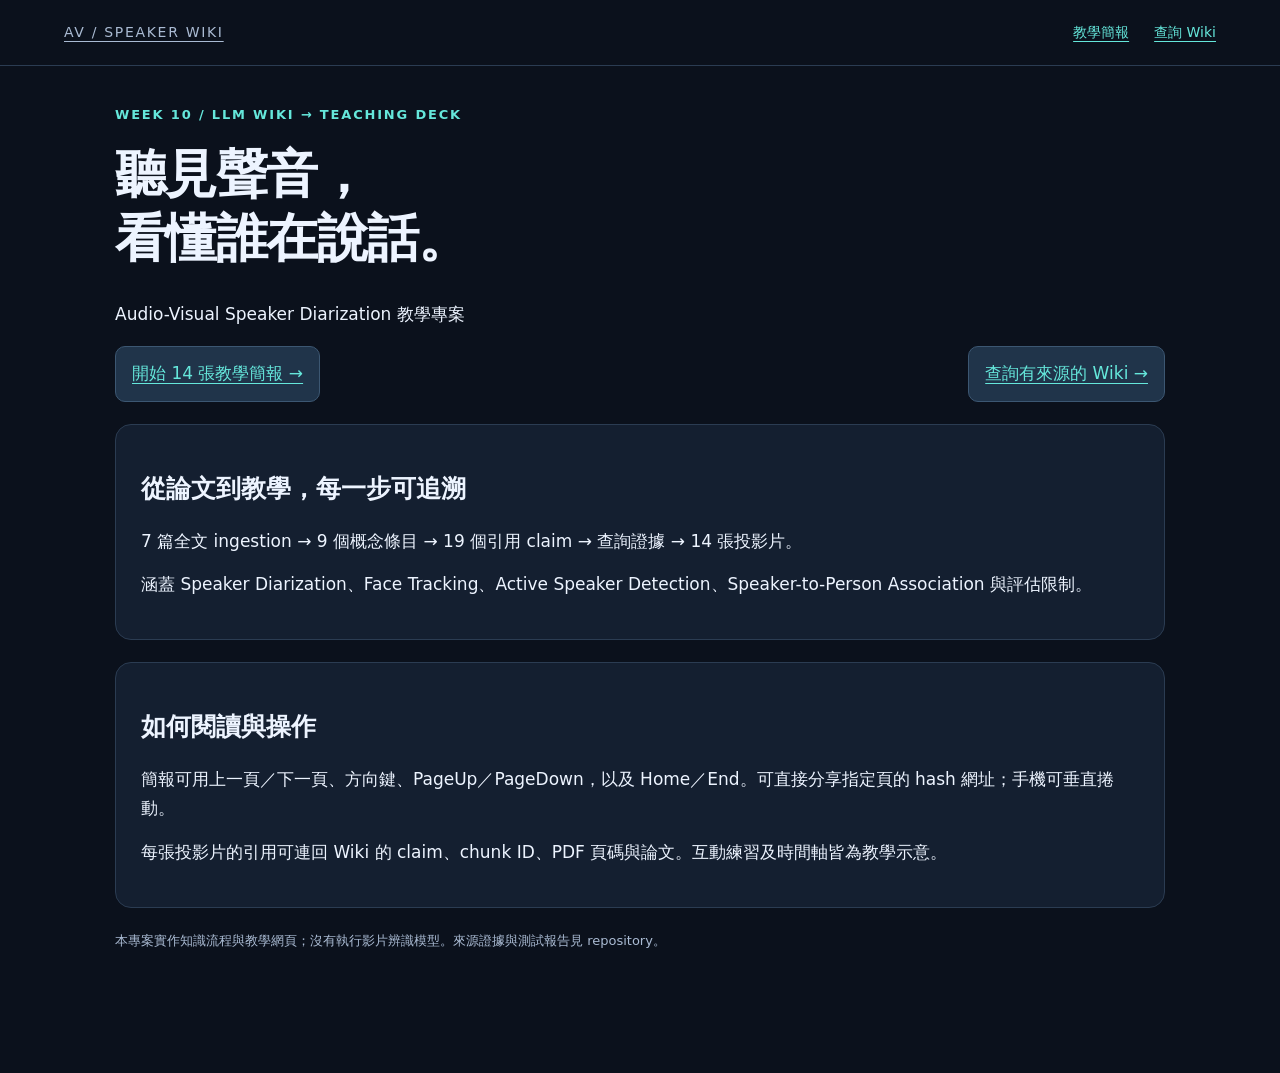
<file: site/index.html>
<!doctype html>
<html lang="zh-Hant"><head><meta charset="utf-8"><meta name="viewport" content="width=device-width, initial-scale=1"><meta name="description" content="以可追溯論文 Wiki 學習 Audio-Visual Speaker Diarization"><title>AV Speaker Wiki｜第十週作業</title><link rel="stylesheet" href="assets/style.css"></head><body><a class="skip" href="#main">跳至內容</a><header><a class="brand" href="index.html">AV / SPEAKER WIKI</a><nav aria-label="主要導覽"><a href="slides.html">教學簡報</a><a href="wiki.html">查詢 Wiki</a></nav></header><main id="main" class="wrap"><p class="kicker">WEEK 10 / LLM WIKI → TEACHING DECK</p><h1>聽見聲音，<br>看懂誰在說話。</h1><p>Audio-Visual Speaker Diarization 教學專案</p><div class="row"><a class="box" href="slides.html">開始 14 張教學簡報 →</a><a class="box" href="wiki.html">查詢有來源的 Wiki →</a></div><div class="entry"><h2>從論文到教學，每一步可追溯</h2><p>7 篇全文 ingestion → 9 個概念條目 → 19 個引用 claim → 查詢證據 → 14 張投影片。</p><p>涵蓋 Speaker Diarization、Face Tracking、Active Speaker Detection、Speaker-to-Person Association 與評估限制。</p></div><div class="entry"><h2>如何閱讀與操作</h2><p>簡報可用上一頁／下一頁、方向鍵、PageUp／PageDown，以及 Home／End。可直接分享指定頁的 hash 網址；手機可垂直捲動。</p><p>每張投影片的引用可連回 Wiki 的 claim、chunk ID、PDF 頁碼與論文。互動練習及時間軸皆為教學示意。</p></div><footer>本專案實作知識流程與教學網頁；沒有執行影片辨識模型。來源證據與測試報告見 repository。</footer></main></body></html>
</file>
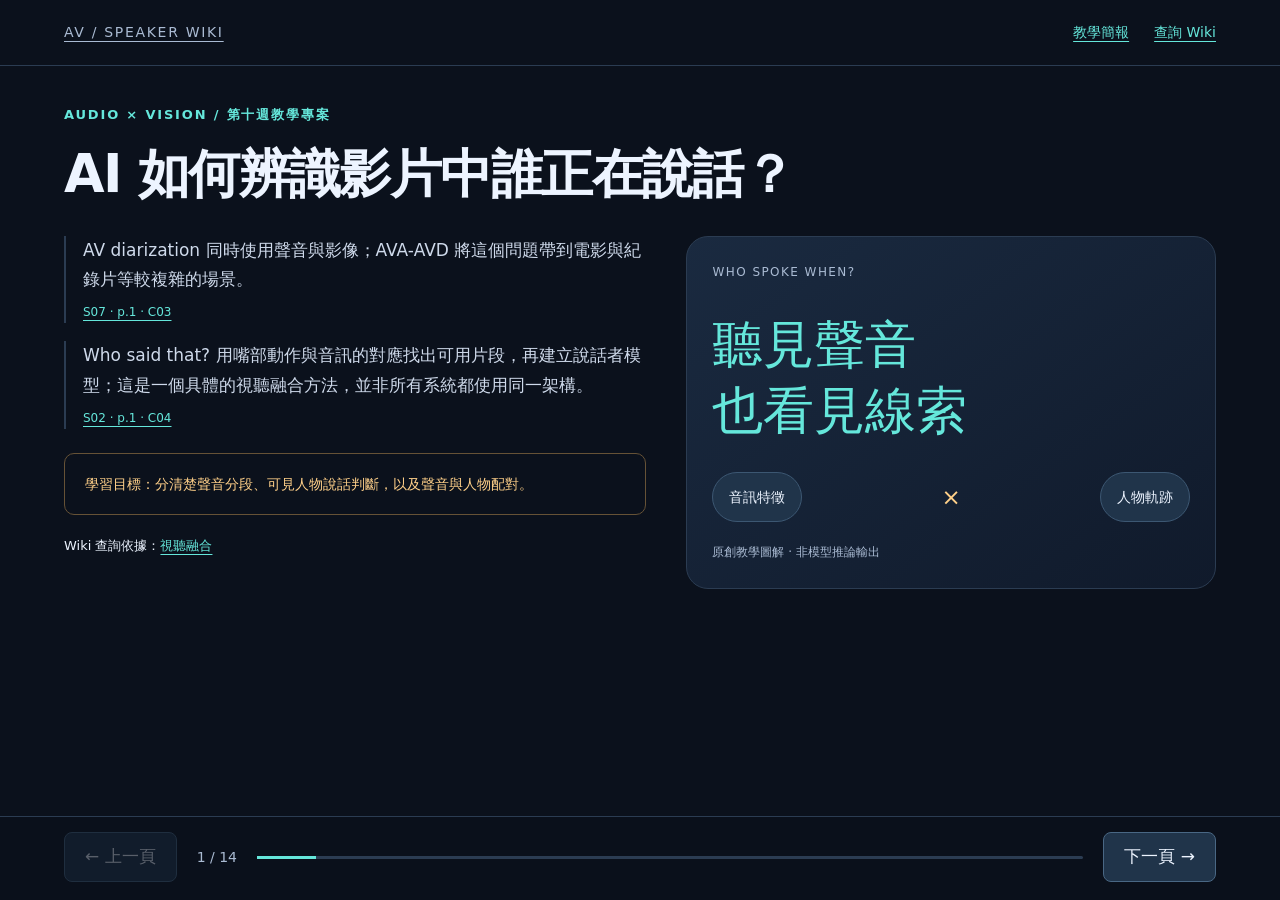
<file: site/slides.html>
<!doctype html>
<html lang="zh-Hant"><head><meta charset="utf-8"><meta name="viewport" content="width=device-width, initial-scale=1"><meta name="description" content="以可追溯論文 Wiki 學習 Audio-Visual Speaker Diarization"><title>AI 如何辨識影片中誰正在說話？</title><link rel="stylesheet" href="assets/style.css"></head><body><a class="skip" href="#main">跳至內容</a><header><a class="brand" href="index.html">AV / SPEAKER WIKI</a><nav aria-label="主要導覽"><a href="slides.html">教學簡報</a><a href="wiki.html">查詢 Wiki</a></nav></header><main id="main" class="deck"><noscript>簡報切換需要 JavaScript；您仍可閱讀所有投影片或開啟 Wiki。</noscript><section class="slide" id="slide-1" data-title="AI 如何辨識影片中誰正在說話？" aria-labelledby="title-1"><p class="kicker">AUDIO × VISION / 第十週教學專案</p><h1 id="title-1">AI 如何辨識影片中誰正在說話？</h1><div class="layout"><div class="copy"><p class="claim" data-claim="C03">AV diarization 同時使用聲音與影像；AVA-AVD 將這個問題帶到電影與紀錄片等較複雜的場景。<span class="citations"><a href="wiki.html#C03">S07 · p.1 · C03</a></span></p><p class="claim" data-claim="C04">Who said that? 用嘴部動作與音訊的對應找出可用片段，再建立說話者模型；這是一個具體的視聽融合方法，並非所有系統都使用同一架構。<span class="citations"><a href="wiki.html#C04">S02 · p.1 · C04</a></span></p><div class="note">學習目標：分清楚聲音分段、可見人物說話判斷，以及聲音與人物配對。</div><div class="wiki-link">Wiki 查詢依據：<a href="wiki.html#av-fusion">視聽融合</a></div></div><div class="visual" role="group" aria-label="hero 教學圖解"><div class="label">WHO SPOKE WHEN?</div><div class="big">聽見聲音<br>也看見線索</div><div class="row"><span class="pill">音訊特徵</span><span class="arrow">×</span><span class="pill">人物軌跡</span></div><div class="visual-caption">原創教學圖解 · 非模型推論輸出</div></div></div></section><section class="slide" id="slide-2" data-title="先回答：誰，在何時？" aria-labelledby="title-2"><p class="kicker">01 / SPEAKER DIARIZATION</p><h1 id="title-2">先回答：誰，在何時？</h1><div class="layout"><div class="copy"><p class="claim" data-claim="C01">Speaker diarization 把錄音依說話者分段與分群，回答誰在何時說話；標籤可用 Speaker A、B，不必先知道真實姓名。<span class="citations"><a href="wiki.html#C01">S01 · p.1 · C01</a></span></p><p class="claim" data-claim="C02">典型模組包含語音活動偵測、聲音特徵或 embedding、分群與後處理；它與辨識說了什麼的 ASR 任務不同，但可以整合。<span class="citations"><a href="wiki.html#C02">S01 · p.1 · C02</a></span></p><div class="note">示意：0–2 秒 A 說話、2–4 秒 B 說話、4–6 秒 A 再說話。這不是模型實測。</div><div class="wiki-link">Wiki 查詢依據：<a href="wiki.html#diarization">說話者分段</a></div></div><div class="visual" role="group" aria-label="timeline 教學圖解"><div class="label">合成時間軸 / 非模型結果</div><div class="lanes"><div class="lane">A<div class="bar"><span style="width:33.33%">A</span><span class="blank" style="width:33.33%"></span><span style="width:33.34%">A</span></div></div><div class="lane">B<div class="bar"><span class="blank" style="width:33.33%"></span><span class="b" style="width:33.33%">B</span></div></div></div><div class="row label"><span>0s</span><span>2s</span><span>4s</span><span>6s</span></div><div class="visual-caption">原創教學圖解 · 非模型推論輸出</div></div></div></section><section class="slide" id="slide-3" data-title="只有聲音，少了哪一塊拼圖？" aria-labelledby="title-3"><p class="kicker">02 / WHY VISION</p><h1 id="title-3">只有聲音，少了哪一塊拼圖？</h1><div class="layout"><div class="copy"><p class="claim" data-claim="C08">ASD 在特定時間判斷某張可見人臉是否正在說話。AVA-ActiveSpeaker 對 face tracks 標示說話與否，以及聲音是否可聽見。<span class="citations"><a href="wiki.html#C08">S03 · p.1 · C08</a></span></p><p class="claim" data-claim="C09">單看嘴部動作可能把吃東西或表情誤認為說話；只偵測音訊中的語音，也不能直接連到畫面中的特定人物。<span class="citations"><a href="wiki.html#C09">S03 · p.1 · C09</a></span></p><div class="note">聽見語音活動，不代表知道畫面中哪張臉在發聲；張嘴也不保證正在說話。</div><div class="wiki-link">Wiki 查詢依據：<a href="wiki.html#active-speaker">Active Speaker Detection</a></div></div><div class="visual" role="group" aria-label="compare 教學圖解"><div class="label">兩種不完整的觀察</div><div class="box">只有音訊 → 有人在說話，哪張臉？</div><div class="arrow">＋</div><div class="box">只有影像 → 有人張嘴，是說話嗎？</div><div class="arrow">↓</div><div class="pill">一起考慮視聽與時間線索</div><div class="visual-caption">原創教學圖解 · 非模型推論輸出</div></div></div></section><section class="slide" id="slide-4" data-title="視聽融合：互相補充的線索" aria-labelledby="title-4"><p class="kicker">03 / AUDIO-VISUAL PRINCIPLE</p><h1 id="title-4">視聽融合：互相補充的線索</h1><div class="layout"><div class="copy"><p class="claim" data-claim="C03">AV diarization 同時使用聲音與影像；AVA-AVD 將這個問題帶到電影與紀錄片等較複雜的場景。<span class="citations"><a href="wiki.html#C03">S07 · p.1 · C03</a></span></p><p class="claim" data-claim="C04">Who said that? 用嘴部動作與音訊的對應找出可用片段，再建立說話者模型；這是一個具體的視聽融合方法，並非所有系統都使用同一架構。<span class="citations"><a href="wiki.html#C04">S02 · p.1 · C04</a></span></p><div class="note">教學抽象：先對齊時間，再比較音訊與嘴部動作；具體模型可以採不同融合方式。</div><div class="wiki-link">Wiki 查詢依據：<a href="wiki.html#av-fusion">視聽融合</a></div></div><div class="visual" role="group" aria-label="fusion 教學圖解"><div class="row"><div class="box">音訊片段<br>發聲特徵</div><div class="box">嘴部影格<br>動作特徵</div></div><div class="arrow">↓ 對齊時間 ↓</div><div class="box">視聽關聯／融合</div><div class="arrow">↓</div><div class="pill">支援說話活動與身分推斷</div><div class="visual-caption">原創教學圖解 · 非模型推論輸出</div></div></div></section><section class="slide" id="slide-5" data-title="先找到臉，再串成軌跡" aria-labelledby="title-5"><p class="kicker">04 / DETECTION → TRACKING</p><h1 id="title-5">先找到臉，再串成軌跡</h1><div class="layout"><div class="copy"><p class="claim" data-claim="C05">Who said that? 將個別人臉偵測串成 face tracks；同篇另用臉部 embedding 比對參與者，說明追蹤與辨認身分是不同步驟。<span class="citations"><a href="wiki.html#C05">S02 · p.3 · C05</a></span></p><p class="claim" data-claim="C06">SORT 是一般多物件追蹤方法，結合 Kalman Filter 與 Hungarian algorithm；可用來理解偵測後的跨幀關聯，但原論文不是專門的人臉追蹤模型。<span class="citations"><a href="wiki.html#C06">S05 · p.1 · C06</a></span></p><p class="claim" data-claim="C07">Deep SORT 加入外觀資訊，改善遮擋下的軌跡關聯；原研究使用行人重識別資料，不能直接把其成績宣稱為人臉追蹤成績。<span class="citations"><a href="wiki.html#C07">S06 · p.1 · C07</a></span></p><div class="note">同一個 track ID 是跨幀關聯的結果；鏡頭切換或遮擋可能需要重新關聯。</div><div class="wiki-link">Wiki 查詢依據：<a href="wiki.html#face-tracking">Face Detection 與 Tracking</a></div></div><div class="visual" role="group" aria-label="tracks 教學圖解"><div class="label">同一條軌跡 / 跨三個影格</div><div class="frames"><div class="face"><div class="head">◉</div>Track 01<br>t = 0</div><div class="face"><div class="head">◉</div>Track 01<br>t = 1</div><div class="face"><div class="head">◉</div>Track 01<br>t = 2</div></div><p class="visual-caption">位置可以移動；track ID 應保持連續。這是概念示意。</p><div class="visual-caption">原創教學圖解 · 非模型推論輸出</div></div></div></section><section class="slide" id="slide-6" data-title="誰正在說話？ASD 的判斷單位" aria-labelledby="title-6"><p class="kicker">05 / ACTIVE SPEAKER DETECTION</p><h1 id="title-6">誰正在說話？ASD 的判斷單位</h1><div class="layout"><div class="copy"><p class="claim" data-claim="C08">ASD 在特定時間判斷某張可見人臉是否正在說話。AVA-ActiveSpeaker 對 face tracks 標示說話與否，以及聲音是否可聽見。<span class="citations"><a href="wiki.html#C08">S03 · p.1 · C08</a></span></p><p class="claim" data-claim="C09">單看嘴部動作可能把吃東西或表情誤認為說話；只偵測音訊中的語音，也不能直接連到畫面中的特定人物。<span class="citations"><a href="wiki.html#C09">S03 · p.1 · C09</a></span></p><div class="note">給每個可見 face track 一個隨時間變化的說話分數，而非只選畫面最大的臉。</div><div class="wiki-link">Wiki 查詢依據：<a href="wiki.html#active-speaker">Active Speaker Detection</a></div></div><div class="visual" role="group" aria-label="faces 教學圖解"><div class="label">ASD 示意 / 非模型分數</div><div class="row" style="margin-top:30px"><div class="face "><div class="head">◉</div>Person 01<br><small>說話活動</small></div><div class="face quiet"><div class="head">◉</div>Person 02<br><small>靜默／未知</small></div></div><p class="visual-caption">為每張可見人臉判斷此刻的說話活動。</p><div class="visual-caption">原創教學圖解 · 非模型推論輸出</div></div></div></section><section class="slide" id="slide-7" data-title="TalkNet：把時間也看進去" aria-labelledby="title-7"><p class="kicker">06 / TEMPORAL CONTEXT</p><h1 id="title-7">TalkNet：把時間也看進去</h1><div class="layout"><div class="copy"><p class="claim" data-claim="C10">TalkNet 結合短期與長期視聽特徵，而非只根據單一瞬間做判斷。<span class="citations"><a href="wiki.html#C10">S04 · p.1 · C10</a></span></p><p class="claim" data-claim="C11">TalkNet 使用音訊與視覺 temporal encoders、跨模態 cross-attention，以及捕捉長期線索的 self-attention。<span class="citations"><a href="wiki.html#C11">S04 · p.1 · C11</a></span></p><div class="note">圖解是概念化教學示意，不是完整網路實作，也沒有重現論文成績。</div><div class="wiki-link">Wiki 查詢依據：<a href="wiki.html#talknet">TalkNet</a></div></div><div class="visual" role="group" aria-label="temporal 教學圖解"><div class="label">TALKNET 概念抽象</div><div class="row"><span class="pill">音訊 encoder</span><span class="pill">視覺 encoder</span></div><div class="arrow">↓</div><div class="box">Cross-attention · 跨模態互動</div><div class="arrow">↓</div><div class="box">Self-attention · 長期說話線索</div><div class="visual-caption">原創教學圖解 · 非模型推論輸出</div></div></div></section><section class="slide" id="slide-8" data-title="把 Speaker A 連到 Person 01" aria-labelledby="title-8"><p class="kicker">07 / SPEAKER-TO-PERSON ASSOCIATION</p><h1 id="title-8">把 Speaker A 連到 Person 01</h1><div class="layout"><div class="copy"><p class="claim" data-claim="C12">Who said that? 先在嘴部清楚可見時找出說話片段，以這些片段自我註冊說話者模型；之後可利用聲音模型處理人物被遮住的時段。<span class="citations"><a href="wiki.html#C12">S02 · p.1 · C12</a></span></p><p class="claim" data-claim="C13">AVA-AVD 明確包含完全不出現在畫面裡的說話者，故人物關聯不能假定每段聲音都一定有可見人臉。<span class="citations"><a href="wiki.html#C13">S07 · p.1 · C13</a></span></p><div class="note">建議資料格式：起訖時間、speaker ID、person track ID 或 unknown、信心資訊。分數需經驗證與校準。</div><div class="wiki-link">Wiki 查詢依據：<a href="wiki.html#association">Speaker-to-Person Association</a></div></div><div class="visual" role="group" aria-label="association 教學圖解"><div class="label">關聯結果可以是未知 / 示意</div><div class="lanes"><div class="row"><span class="pill">Speaker A</span><span class="arrow">→</span><span class="pill">Track 01</span></div><div class="row"><span class="pill">Speaker B</span><span class="arrow">→</span><span class="pill">Off-screen</span></div></div><div class="box">聲音分群 ≠ 人臉追蹤 ≠ 真實姓名</div><div class="visual-caption">原創教學圖解 · 非模型推論輸出</div></div></div></section><section class="slide" id="slide-9" data-title="完整 AV Pipeline：兩條支線，一份時間軸" aria-labelledby="title-9"><p class="kicker">08 / THE BIG PICTURE</p><h1 id="title-9">完整 AV Pipeline：兩條支線，一份時間軸</h1><div class="layout"><div class="copy"><p class="claim" data-claim="C03">AV diarization 同時使用聲音與影像；AVA-AVD 將這個問題帶到電影與紀錄片等較複雜的場景。<span class="citations"><a href="wiki.html#C03">S07 · p.1 · C03</a></span></p><p class="claim" data-claim="C01">Speaker diarization 把錄音依說話者分段與分群，回答誰在何時說話；標籤可用 Speaker A、B，不必先知道真實姓名。<span class="citations"><a href="wiki.html#C01">S01 · p.1 · C01</a></span></p><p class="claim" data-claim="C05">Who said that? 將個別人臉偵測串成 face tracks；同篇另用臉部 embedding 比對參與者，說明追蹤與辨認身分是不同步驟。<span class="citations"><a href="wiki.html#C05">S02 · p.3 · C05</a></span></p><p class="claim" data-claim="C12">Who said that? 先在嘴部清楚可見時找出說話片段，以這些片段自我註冊說話者模型；之後可利用聲音模型處理人物被遮住的時段。<span class="citations"><a href="wiki.html#C12">S02 · p.1 · C12</a></span></p><div class="note">本圖是根據 Wiki 整理的模組化教學方案；不是宣稱每篇研究都採用這一條固定流程。</div><div class="wiki-link">Wiki 查詢依據：<a href="wiki.html#av-fusion">視聽融合</a> · <a href="wiki.html#diarization">說話者分段</a> · <a href="wiki.html#face-tracking">Face Detection 與 Tracking</a> · <a href="wiki.html#association">Speaker-to-Person Association</a></div></div><div class="visual" role="group" aria-label="pipeline 教學圖解"><div class="label">教學用模組化 AV PIPELINE</div><div class="box" style="margin:10px 0">影片輸入 → 視聽時間對齊</div><div class="pipeline"><div class="box">音訊 → 語音活動偵測</div><div class="box">影像 → Face Detection</div><div class="box">聲音 embedding / 分群</div><div class="box">Face Tracking</div><div class="box merge">音訊＋人臉軌跡 → Active Speaker Detection</div><div class="box merge">Speaker-to-Person Association</div><div class="box merge">時間區間＋Speaker ID＋Track ID / unknown</div></div><div class="visual-caption">原創教學圖解 · 非模型推論輸出</div></div></div></section><section class="slide" id="slide-10" data-title="從會議記錄到紀錄片旁白" aria-labelledby="title-10"><p class="kicker">09 / CASES &amp; APPLICATIONS</p><h1 id="title-10">從會議記錄到紀錄片旁白</h1><div class="layout"><div class="copy"><p class="claim" data-claim="C14">Who said that? 的研究情境是真實會議，輸入為環景影片及單聲道或多聲道音訊，並在 AMI meeting corpus 評估。<span class="citations"><a href="wiki.html#C14">S02 · p.1 · C14</a></span></p><p class="claim" data-claim="C15">AVA-AVD 的案例包括電影與紀錄片；鏡頭內受訪者和畫外旁白，使聲音與可見人物的對應更具挑戰。<span class="citations"><a href="wiki.html#C15">S07 · p.1 · C15</a></span></p><div class="note">實際研究案例：Who said that? 的會議場景、AVA-AVD 的野外影片；本頁不包含自行執行的模型結果。</div><div class="wiki-link">Wiki 查詢依據：<a href="wiki.html#applications">案例與應用</a></div></div><div class="visual" role="group" aria-label="cases 教學圖解"><div class="label">論文中的真實研究情境</div><div class="box">S02 · Who said that?<br>會議、環景影片、AMI corpus</div><div class="arrow">↓ 場景走向複雜 ↓</div><div class="box">S07 · AVA-AVD<br>電影、紀錄片、畫外旁白</div><div class="visual-caption">原創教學圖解 · 非模型推論輸出</div></div></div></section><section class="slide" id="slide-11" data-title="看不到、聽不清、不同步，怎麼辦？" aria-labelledby="title-11"><p class="kicker">10 / LIMITATIONS</p><h1 id="title-11">看不到、聽不清、不同步，怎麼辦？</h1><div class="layout"><div class="copy"><p class="claim" data-claim="C16">AVA-AVD 指出場景多樣、聲學條件複雜與畫外說話者都是難點；新增影像線索不代表所有時段都能改善。<span class="citations"><a href="wiki.html#C16">S07 · p.1 · C16</a></span></p><p class="claim" data-claim="C17">AVR-Net 使用與臉部可見性有關的 modality mask，示範模型如何考慮模態缺失，而非永遠假定看得到臉。<span class="citations"><a href="wiki.html#C17">S07 · p.1 · C17</a></span></p><div class="note">工程建議：同步檢查、保留 unknown、人工複核；不能保證畫面一定補救音訊錯誤。</div><div class="wiki-link">Wiki 查詢依據：<a href="wiki.html#limitations">限制</a></div></div><div class="visual" role="group" aria-label="limits 教學圖解"><div class="label">失去線索時保留不確定性</div><div class="lanes"><div class="box">遮擋 → 臉部線索缺失</div><div class="box">噪音／重疊說話 → 聲音更難分辨</div><div class="box">畫外音 → 沒有可配對的臉</div></div><span class="pill">同步與人工複核是工程檢查建議</span><div class="visual-caption">原創教學圖解 · 非模型推論輸出</div></div></div></section><section class="slide" id="slide-12" data-title="評估時，先說清楚量測對象" aria-labelledby="title-12"><p class="kicker">11 / EVALUATION</p><h1 id="title-12">評估時，先說清楚量測對象</h1><div class="layout"><div class="copy"><p class="claim" data-claim="C18">DER 包含誤報語音、漏掉語音與說話者混淆三類錯誤；比較系統時必須說明邊界容許區間與重疊語音等評分設定。<span class="citations"><a href="wiki.html#C18">S01 · p.3 · C18</a></span></p><p class="claim" data-claim="C19">AVA-ActiveSpeaker 是 ASD 的資料集，判斷可見人臉的說話狀態；它的任務不能直接等同整體 diarization 或真實人物身分辨識。<span class="citations"><a href="wiki.html#C19">S03 · p.1 · C19</a></span></p><div class="note">DER 是 diarization 指標；ASD、追蹤及人物關聯需另作相應評估。這裡沒有可比較的模型實測分數。</div><div class="wiki-link">Wiki 查詢依據：<a href="wiki.html#evaluation">評估</a></div></div><div class="visual" role="group" aria-label="metrics 教學圖解"><div class="label">DIARIZATION ERROR RATE</div><div class="lanes"><div class="box">False Alarm · 不該有語音卻標了</div><div class="box">Missed Speech · 漏掉語音</div><div class="box">Speaker Confusion · 說話者標錯</div></div><div class="pill">需連同評分設定一起比較</div><div class="visual-caption">原創教學圖解 · 非模型推論輸出</div></div></div></section><section class="slide" id="slide-13" data-title="小練習：旁白出現時，要配哪張臉？" aria-labelledby="title-13"><p class="kicker">12 / CHECK YOUR UNDERSTANDING</p><h1 id="title-13">小練習：旁白出現時，要配哪張臉？</h1><div class="layout"><div class="copy"><p class="claim" data-claim="C12">Who said that? 先在嘴部清楚可見時找出說話片段，以這些片段自我註冊說話者模型；之後可利用聲音模型處理人物被遮住的時段。<span class="citations"><a href="wiki.html#C12">S02 · p.1 · C12</a></span></p><p class="claim" data-claim="C13">AVA-AVD 明確包含完全不出現在畫面裡的說話者，故人物關聯不能假定每段聲音都一定有可見人臉。<span class="citations"><a href="wiki.html#C13">S07 · p.1 · C13</a></span></p><div class="note">情境示意：鏡頭拍著沉默的受訪者，聲音卻是畫外旁白。點擊選項後查看解釋。</div><div class="wiki-link">Wiki 查詢依據：<a href="wiki.html#association">Speaker-to-Person Association</a></div></div><div class="visual" role="group" aria-label="quiz 教學圖解"><div class="label">形成性評量 / 示意情境</div><div class="quiz-options"><button data-answer="wrong">A. 一律配給畫面正中央的人</button><button data-answer="correct">B. 保留畫外說話者／未知人物</button></div><p class="quiz-feedback" role="status" aria-live="polite">選擇一個答案。</p><div class="visual-caption">原創教學圖解 · 非模型推論輸出</div></div></div></section><section class="slide" id="slide-14" data-title="三個問題，帶走完整概念" aria-labelledby="title-14"><p class="kicker">13 / TAKEAWAYS &amp; REFERENCES</p><h1 id="title-14">三個問題，帶走完整概念</h1><div class="layout"><div class="copy"><p class="claim" data-claim="C01">Speaker diarization 把錄音依說話者分段與分群，回答誰在何時說話；標籤可用 Speaker A、B，不必先知道真實姓名。<span class="citations"><a href="wiki.html#C01">S01 · p.1 · C01</a></span></p><p class="claim" data-claim="C08">ASD 在特定時間判斷某張可見人臉是否正在說話。AVA-ActiveSpeaker 對 face tracks 標示說話與否，以及聲音是否可聽見。<span class="citations"><a href="wiki.html#C08">S03 · p.1 · C08</a></span></p><p class="claim" data-claim="C12">Who said that? 先在嘴部清楚可見時找出說話片段，以這些片段自我註冊說話者模型；之後可利用聲音模型處理人物被遮住的時段。<span class="citations"><a href="wiki.html#C12">S02 · p.1 · C12</a></span></p><div class="note">Diarization：誰何時說話？ASD：哪個可見人物此刻在說話？Association：這段聲音對應誰？參考資料可連回 Wiki 與原文。</div><div class="wiki-link">Wiki 查詢依據：<a href="wiki.html#diarization">說話者分段</a> · <a href="wiki.html#active-speaker">Active Speaker Detection</a> · <a href="wiki.html#association">Speaker-to-Person Association</a></div></div><div class="visual" role="group" aria-label="summary 教學圖解"><div class="label">THREE QUESTIONS</div><div class="lanes"><div class="box">Diarization → 誰何時說話？</div><div class="box">ASD → 哪張可見的臉在說話？</div><div class="box">Association → 聲音連到哪個人？</div></div><a href="wiki.html#references">開啟全部論文與引用</a><div class="visual-caption">原創教學圖解 · 非模型推論輸出</div></div></div><details class="references"><summary>展開全部參考資料（7 篇）</summary><ol class="source-list"><li id="S01"><strong>S01</strong> <a href="https://arxiv.org/abs/2101.09624">A review of speaker diarization: Recent advances with deep learning</a><br><span class="badge">全文 ingest · 29 頁 · 標題已核對</span></li><li id="S02"><strong>S02</strong> <a href="https://arxiv.org/abs/1906.10042">Who said that?: Audio-visual speaker diarisation of real-world meetings</a><br><span class="badge">全文 ingest · 5 頁 · 標題已核對</span></li><li id="S03"><strong>S03</strong> <a href="https://arxiv.org/abs/1901.01342">AVA-ActiveSpeaker: An Audio-Visual Dataset for Active Speaker Detection</a><br><span class="badge">全文 ingest · 15 頁 · 標題已核對</span></li><li id="S04"><strong>S04</strong> <a href="https://arxiv.org/abs/2107.06592">Is Someone Speaking? Exploring Long-term Temporal Features for Audio-visual Active Speaker Detection</a><br><span class="badge">全文 ingest · 9 頁 · 標題已核對</span></li><li id="S05"><strong>S05</strong> <a href="https://arxiv.org/abs/1602.00763">Simple Online and Realtime Tracking</a><br><span class="badge">全文 ingest · 5 頁 · 標題已核對</span></li><li id="S06"><strong>S06</strong> <a href="https://arxiv.org/abs/1703.07402">Simple Online and Realtime Tracking with a Deep Association Metric</a><br><span class="badge">全文 ingest · 5 頁 · 標題已核對</span></li><li id="S07"><strong>S07</strong> <a href="https://arxiv.org/abs/2111.14448">AVA-AVD: Audio-Visual Speaker Diarization in the Wild</a><br><span class="badge">全文 ingest · 12 頁 · 標題已核對</span></li></ol></details></section></main><nav class="controls" aria-label="投影片控制"><button id="prev" aria-label="上一頁">← 上一頁</button><span id="page-number" aria-live="polite"></span><div class="progress" aria-hidden="true"><i id="progress-fill"></i></div><button id="next" aria-label="下一頁">下一頁 →</button></nav><script src="assets/deck.js" defer></script></body></html>
</file>
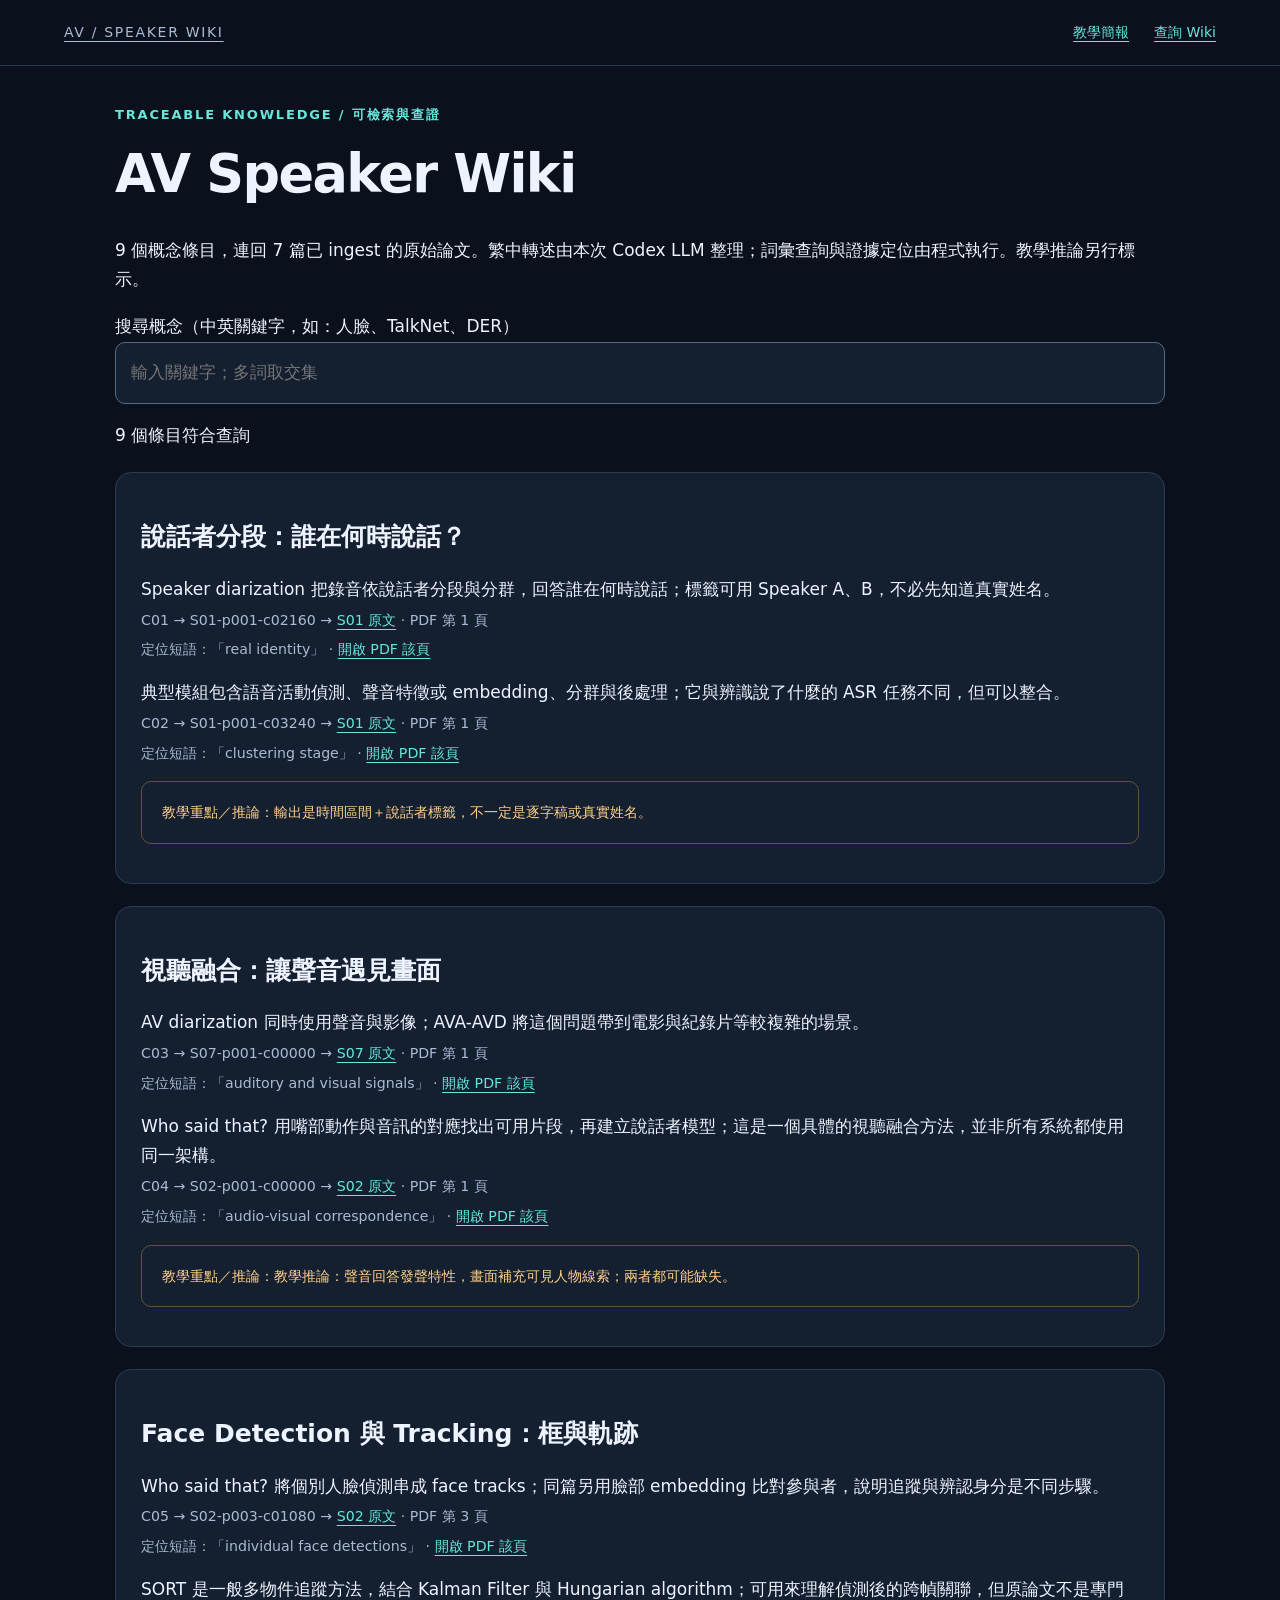
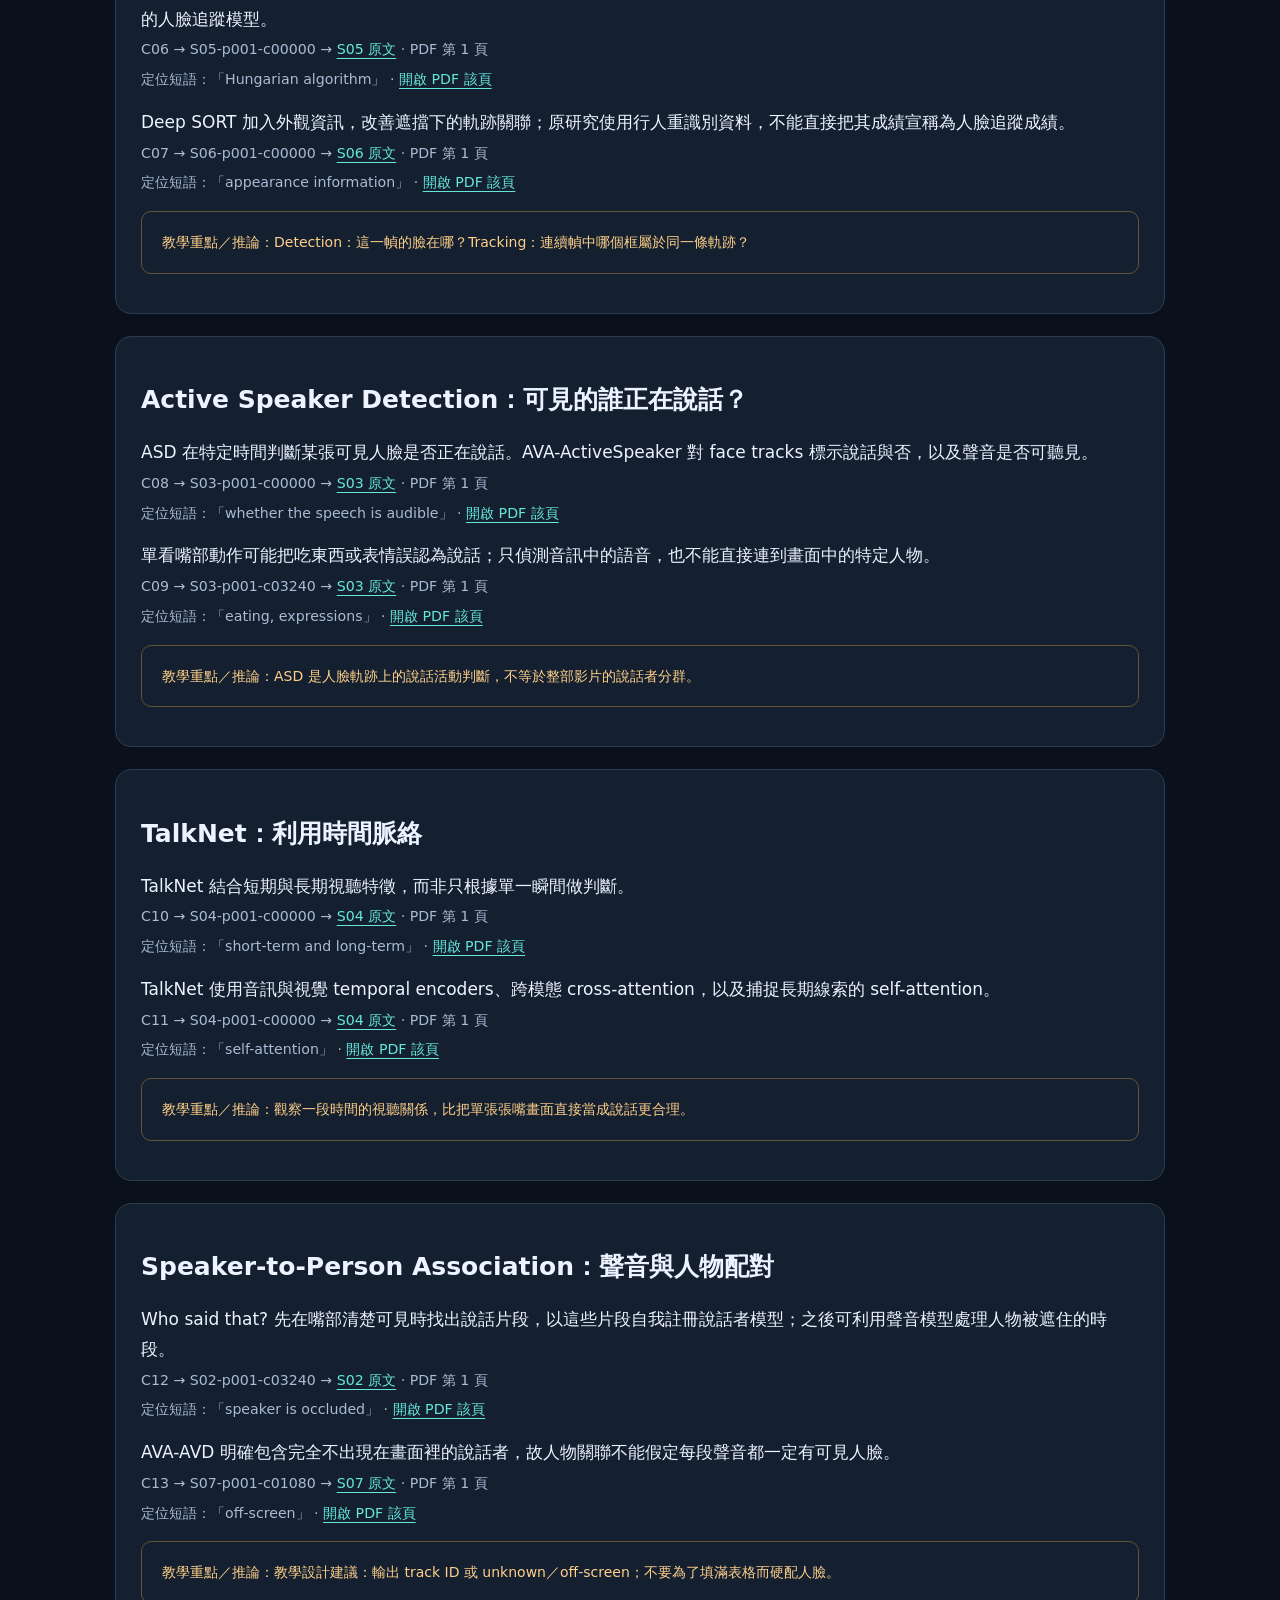
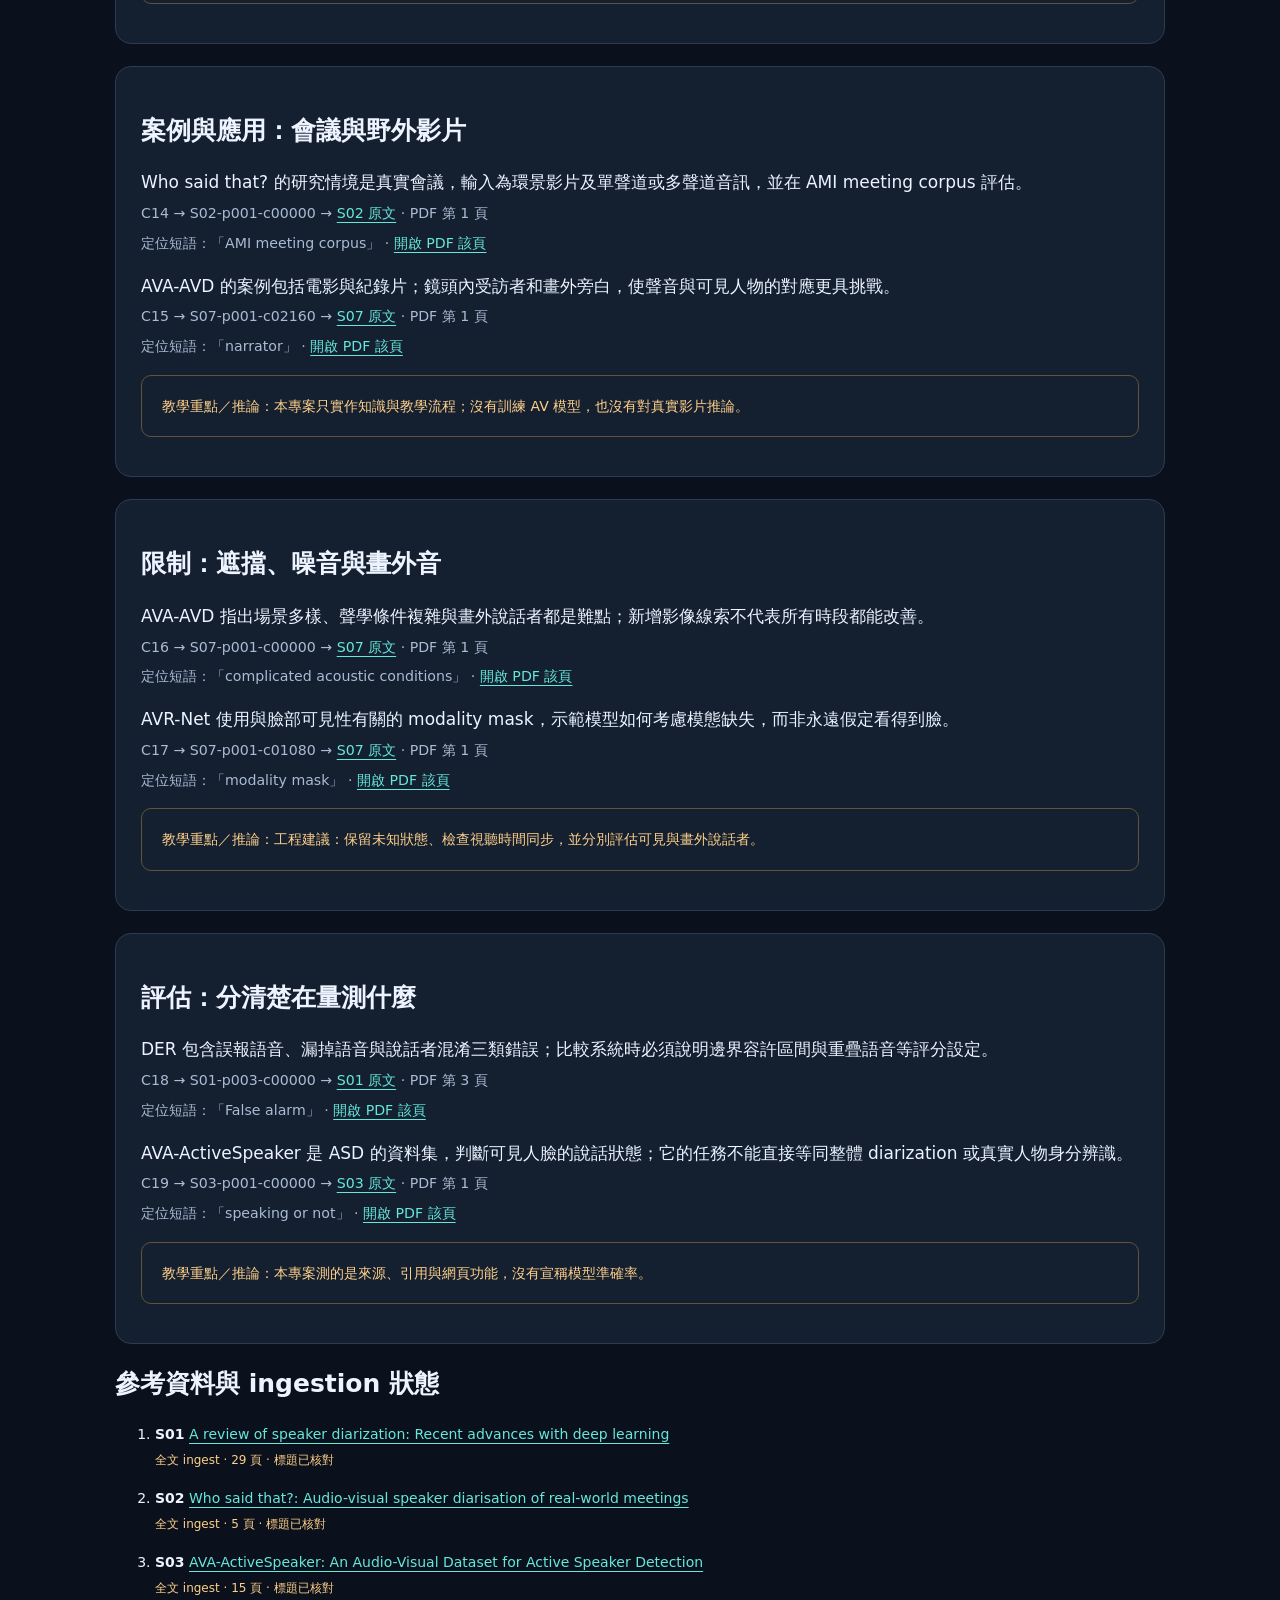
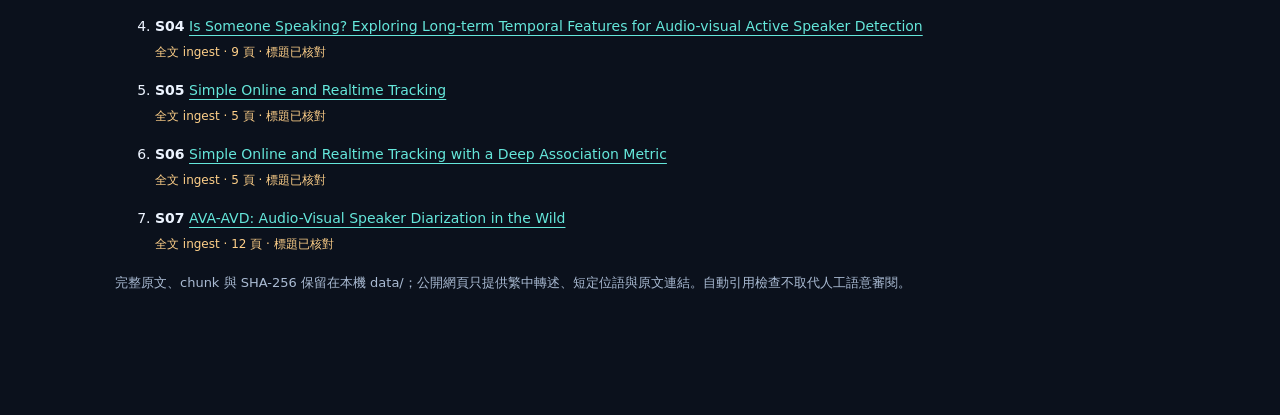
<file: site/wiki.html>
<!doctype html>
<html lang="zh-Hant"><head><meta charset="utf-8"><meta name="viewport" content="width=device-width, initial-scale=1"><meta name="description" content="以可追溯論文 Wiki 學習 Audio-Visual Speaker Diarization"><title>可查詢 Wiki｜AV Speaker</title><link rel="stylesheet" href="assets/style.css"></head><body><a class="skip" href="#main">跳至內容</a><header><a class="brand" href="index.html">AV / SPEAKER WIKI</a><nav aria-label="主要導覽"><a href="slides.html">教學簡報</a><a href="wiki.html">查詢 Wiki</a></nav></header><main id="main" class="wrap"><p class="kicker">TRACEABLE KNOWLEDGE / 可檢索與查證</p><h1>AV Speaker Wiki</h1><p>9 個概念條目，連回 7 篇已 ingest 的原始論文。繁中轉述由本次 Codex LLM 整理；詞彙查詢與證據定位由程式執行。教學推論另行標示。</p><label for="wiki-search">搜尋概念（中英關鍵字，如：人臉、TalkNet、DER）</label><input id="wiki-search" class="search" type="search" placeholder="輸入關鍵字；多詞取交集"><p id="search-status" role="status" aria-live="polite"></p><article class="entry" id="diarization" data-search="說話者分段：誰在何時說話？ speaker diarization who spoke when 說話者分段 只有聲音 輸出是時間區間＋說話者標籤，不一定是逐字稿或真實姓名。 Speaker diarization 把錄音依說話者分段與分群，回答誰在何時說話；標籤可用 Speaker A、B，不必先知道真實姓名。 典型模組包含語音活動偵測、聲音特徵或 embedding、分群與後處理；它與辨識說了什麼的 ASR 任務不同，但可以整合。"><h2>說話者分段：誰在何時說話？</h2><p id="C01">Speaker diarization 把錄音依說話者分段與分群，回答誰在何時說話；標籤可用 Speaker A、B，不必先知道真實姓名。<br><small>C01 → S01-p001-c02160 → <a href="https://arxiv.org/abs/2101.09624">S01 原文</a> · PDF 第 1 頁<br>定位短語：<q>real identity</q> · <a href="https://arxiv.org/pdf/2101.09624#page=1">開啟 PDF 該頁</a></small></p><p id="C02">典型模組包含語音活動偵測、聲音特徵或 embedding、分群與後處理；它與辨識說了什麼的 ASR 任務不同，但可以整合。<br><small>C02 → S01-p001-c03240 → <a href="https://arxiv.org/abs/2101.09624">S01 原文</a> · PDF 第 1 頁<br>定位短語：<q>clustering stage</q> · <a href="https://arxiv.org/pdf/2101.09624#page=1">開啟 PDF 該頁</a></small></p><p class="note">教學重點／推論：輸出是時間區間＋說話者標籤，不一定是逐字稿或真實姓名。</p></article><article class="entry" id="av-fusion" data-search="視聽融合：讓聲音遇見畫面 audio visual AV pipeline 視聽融合 基本原理 為什麼聲音不夠 教學推論：聲音回答發聲特性，畫面補充可見人物線索；兩者都可能缺失。 AV diarization 同時使用聲音與影像；AVA-AVD 將這個問題帶到電影與紀錄片等較複雜的場景。 Who said that? 用嘴部動作與音訊的對應找出可用片段，再建立說話者模型；這是一個具體的視聽融合方法，並非所有系統都使用同一架構。"><h2>視聽融合：讓聲音遇見畫面</h2><p id="C03">AV diarization 同時使用聲音與影像；AVA-AVD 將這個問題帶到電影與紀錄片等較複雜的場景。<br><small>C03 → S07-p001-c00000 → <a href="https://arxiv.org/abs/2111.14448">S07 原文</a> · PDF 第 1 頁<br>定位短語：<q>auditory and visual signals</q> · <a href="https://arxiv.org/pdf/2111.14448#page=1">開啟 PDF 該頁</a></small></p><p id="C04">Who said that? 用嘴部動作與音訊的對應找出可用片段，再建立說話者模型；這是一個具體的視聽融合方法，並非所有系統都使用同一架構。<br><small>C04 → S02-p001-c00000 → <a href="https://arxiv.org/abs/1906.10042">S02 原文</a> · PDF 第 1 頁<br>定位短語：<q>audio-visual correspondence</q> · <a href="https://arxiv.org/pdf/1906.10042#page=1">開啟 PDF 該頁</a></small></p><p class="note">教學重點／推論：教學推論：聲音回答發聲特性，畫面補充可見人物線索；兩者都可能缺失。</p></article><article class="entry" id="face-tracking" data-search="Face Detection 與 Tracking：框與軌跡 face detection face tracking SORT Deep SORT 人臉偵測 人臉追蹤 Detection：這一幀的臉在哪？Tracking：連續幀中哪個框屬於同一條軌跡？ Who said that? 將個別人臉偵測串成 face tracks；同篇另用臉部 embedding 比對參與者，說明追蹤與辨認身分是不同步驟。 SORT 是一般多物件追蹤方法，結合 Kalman Filter 與 Hungarian algorithm；可用來理解偵測後的跨幀關聯，但原論文不是專門的人臉追蹤模型。 Deep SORT 加入外觀資訊，改善遮擋下的軌跡關聯；原研究使用行人重識別資料，不能直接把其成績宣稱為人臉追蹤成績。"><h2>Face Detection 與 Tracking：框與軌跡</h2><p id="C05">Who said that? 將個別人臉偵測串成 face tracks；同篇另用臉部 embedding 比對參與者，說明追蹤與辨認身分是不同步驟。<br><small>C05 → S02-p003-c01080 → <a href="https://arxiv.org/abs/1906.10042">S02 原文</a> · PDF 第 3 頁<br>定位短語：<q>individual face detections</q> · <a href="https://arxiv.org/pdf/1906.10042#page=3">開啟 PDF 該頁</a></small></p><p id="C06">SORT 是一般多物件追蹤方法，結合 Kalman Filter 與 Hungarian algorithm；可用來理解偵測後的跨幀關聯，但原論文不是專門的人臉追蹤模型。<br><small>C06 → S05-p001-c00000 → <a href="https://arxiv.org/abs/1602.00763">S05 原文</a> · PDF 第 1 頁<br>定位短語：<q>Hungarian algorithm</q> · <a href="https://arxiv.org/pdf/1602.00763#page=1">開啟 PDF 該頁</a></small></p><p id="C07">Deep SORT 加入外觀資訊，改善遮擋下的軌跡關聯；原研究使用行人重識別資料，不能直接把其成績宣稱為人臉追蹤成績。<br><small>C07 → S06-p001-c00000 → <a href="https://arxiv.org/abs/1703.07402">S06 原文</a> · PDF 第 1 頁<br>定位短語：<q>appearance information</q> · <a href="https://arxiv.org/pdf/1703.07402#page=1">開啟 PDF 該頁</a></small></p><p class="note">教學重點／推論：Detection：這一幀的臉在哪？Tracking：連續幀中哪個框屬於同一條軌跡？</p></article><article class="entry" id="active-speaker" data-search="Active Speaker Detection：可見的誰正在說話？ active speaker detection ASD 嘴巴 正在說話 ASD 是人臉軌跡上的說話活動判斷，不等於整部影片的說話者分群。 ASD 在特定時間判斷某張可見人臉是否正在說話。AVA-ActiveSpeaker 對 face tracks 標示說話與否，以及聲音是否可聽見。 單看嘴部動作可能把吃東西或表情誤認為說話；只偵測音訊中的語音，也不能直接連到畫面中的特定人物。"><h2>Active Speaker Detection：可見的誰正在說話？</h2><p id="C08">ASD 在特定時間判斷某張可見人臉是否正在說話。AVA-ActiveSpeaker 對 face tracks 標示說話與否，以及聲音是否可聽見。<br><small>C08 → S03-p001-c00000 → <a href="https://arxiv.org/abs/1901.01342">S03 原文</a> · PDF 第 1 頁<br>定位短語：<q>whether the speech is audible</q> · <a href="https://arxiv.org/pdf/1901.01342#page=1">開啟 PDF 該頁</a></small></p><p id="C09">單看嘴部動作可能把吃東西或表情誤認為說話；只偵測音訊中的語音，也不能直接連到畫面中的特定人物。<br><small>C09 → S03-p001-c03240 → <a href="https://arxiv.org/abs/1901.01342">S03 原文</a> · PDF 第 1 頁<br>定位短語：<q>eating, expressions</q> · <a href="https://arxiv.org/pdf/1901.01342#page=1">開啟 PDF 該頁</a></small></p><p class="note">教學重點／推論：ASD 是人臉軌跡上的說話活動判斷，不等於整部影片的說話者分群。</p></article><article class="entry" id="talknet" data-search="TalkNet：利用時間脈絡 TalkNet temporal cross attention 時間脈絡 觀察一段時間的視聽關係，比把單張張嘴畫面直接當成說話更合理。 TalkNet 結合短期與長期視聽特徵，而非只根據單一瞬間做判斷。 TalkNet 使用音訊與視覺 temporal encoders、跨模態 cross-attention，以及捕捉長期線索的 self-attention。"><h2>TalkNet：利用時間脈絡</h2><p id="C10">TalkNet 結合短期與長期視聽特徵，而非只根據單一瞬間做判斷。<br><small>C10 → S04-p001-c00000 → <a href="https://arxiv.org/abs/2107.06592">S04 原文</a> · PDF 第 1 頁<br>定位短語：<q>short-term and long-term</q> · <a href="https://arxiv.org/pdf/2107.06592#page=1">開啟 PDF 該頁</a></small></p><p id="C11">TalkNet 使用音訊與視覺 temporal encoders、跨模態 cross-attention，以及捕捉長期線索的 self-attention。<br><small>C11 → S04-p001-c00000 → <a href="https://arxiv.org/abs/2107.06592">S04 原文</a> · PDF 第 1 頁<br>定位短語：<q>self-attention</q> · <a href="https://arxiv.org/pdf/2107.06592#page=1">開啟 PDF 該頁</a></small></p><p class="note">教學重點／推論：觀察一段時間的視聽關係，比把單張張嘴畫面直接當成說話更合理。</p></article><article class="entry" id="association" data-search="Speaker-to-Person Association：聲音與人物配對 speaker association speaker to person self enrollment 聲音人物配對 誰的聲音 教學設計建議：輸出 track ID 或 unknown／off-screen；不要為了填滿表格而硬配人臉。 Who said that? 先在嘴部清楚可見時找出說話片段，以這些片段自我註冊說話者模型；之後可利用聲音模型處理人物被遮住的時段。 AVA-AVD 明確包含完全不出現在畫面裡的說話者，故人物關聯不能假定每段聲音都一定有可見人臉。"><h2>Speaker-to-Person Association：聲音與人物配對</h2><p id="C12">Who said that? 先在嘴部清楚可見時找出說話片段，以這些片段自我註冊說話者模型；之後可利用聲音模型處理人物被遮住的時段。<br><small>C12 → S02-p001-c03240 → <a href="https://arxiv.org/abs/1906.10042">S02 原文</a> · PDF 第 1 頁<br>定位短語：<q>speaker is occluded</q> · <a href="https://arxiv.org/pdf/1906.10042#page=1">開啟 PDF 該頁</a></small></p><p id="C13">AVA-AVD 明確包含完全不出現在畫面裡的說話者，故人物關聯不能假定每段聲音都一定有可見人臉。<br><small>C13 → S07-p001-c01080 → <a href="https://arxiv.org/abs/2111.14448">S07 原文</a> · PDF 第 1 頁<br>定位短語：<q>off-screen</q> · <a href="https://arxiv.org/pdf/2111.14448#page=1">開啟 PDF 該頁</a></small></p><p class="note">教學重點／推論：教學設計建議：輸出 track ID 或 unknown／off-screen；不要為了填滿表格而硬配人臉。</p></article><article class="entry" id="applications" data-search="案例與應用：會議與野外影片 applications meeting AMI 案例 應用 會議 本專案只實作知識與教學流程；沒有訓練 AV 模型，也沒有對真實影片推論。 Who said that? 的研究情境是真實會議，輸入為環景影片及單聲道或多聲道音訊，並在 AMI meeting corpus 評估。 AVA-AVD 的案例包括電影與紀錄片；鏡頭內受訪者和畫外旁白，使聲音與可見人物的對應更具挑戰。"><h2>案例與應用：會議與野外影片</h2><p id="C14">Who said that? 的研究情境是真實會議，輸入為環景影片及單聲道或多聲道音訊，並在 AMI meeting corpus 評估。<br><small>C14 → S02-p001-c00000 → <a href="https://arxiv.org/abs/1906.10042">S02 原文</a> · PDF 第 1 頁<br>定位短語：<q>AMI meeting corpus</q> · <a href="https://arxiv.org/pdf/1906.10042#page=1">開啟 PDF 該頁</a></small></p><p id="C15">AVA-AVD 的案例包括電影與紀錄片；鏡頭內受訪者和畫外旁白，使聲音與可見人物的對應更具挑戰。<br><small>C15 → S07-p001-c02160 → <a href="https://arxiv.org/abs/2111.14448">S07 原文</a> · PDF 第 1 頁<br>定位短語：<q>narrator</q> · <a href="https://arxiv.org/pdf/2111.14448#page=1">開啟 PDF 該頁</a></small></p><p class="note">教學重點／推論：本專案只實作知識與教學流程；沒有訓練 AV 模型，也沒有對真實影片推論。</p></article><article class="entry" id="limitations" data-search="限制：遮擋、噪音與畫外音 limitations challenge off screen 限制 挑戰 遮擋 工程建議：保留未知狀態、檢查視聽時間同步，並分別評估可見與畫外說話者。 AVA-AVD 指出場景多樣、聲學條件複雜與畫外說話者都是難點；新增影像線索不代表所有時段都能改善。 AVR-Net 使用與臉部可見性有關的 modality mask，示範模型如何考慮模態缺失，而非永遠假定看得到臉。"><h2>限制：遮擋、噪音與畫外音</h2><p id="C16">AVA-AVD 指出場景多樣、聲學條件複雜與畫外說話者都是難點；新增影像線索不代表所有時段都能改善。<br><small>C16 → S07-p001-c00000 → <a href="https://arxiv.org/abs/2111.14448">S07 原文</a> · PDF 第 1 頁<br>定位短語：<q>complicated acoustic conditions</q> · <a href="https://arxiv.org/pdf/2111.14448#page=1">開啟 PDF 該頁</a></small></p><p id="C17">AVR-Net 使用與臉部可見性有關的 modality mask，示範模型如何考慮模態缺失，而非永遠假定看得到臉。<br><small>C17 → S07-p001-c01080 → <a href="https://arxiv.org/abs/2111.14448">S07 原文</a> · PDF 第 1 頁<br>定位短語：<q>modality mask</q> · <a href="https://arxiv.org/pdf/2111.14448#page=1">開啟 PDF 該頁</a></small></p><p class="note">教學重點／推論：工程建議：保留未知狀態、檢查視聽時間同步，並分別評估可見與畫外說話者。</p></article><article class="entry" id="evaluation" data-search="評估：分清楚在量測什麼 evaluation DER false alarm 評估 錯誤率 本專案測的是來源、引用與網頁功能，沒有宣稱模型準確率。 DER 包含誤報語音、漏掉語音與說話者混淆三類錯誤；比較系統時必須說明邊界容許區間與重疊語音等評分設定。 AVA-ActiveSpeaker 是 ASD 的資料集，判斷可見人臉的說話狀態；它的任務不能直接等同整體 diarization 或真實人物身分辨識。"><h2>評估：分清楚在量測什麼</h2><p id="C18">DER 包含誤報語音、漏掉語音與說話者混淆三類錯誤；比較系統時必須說明邊界容許區間與重疊語音等評分設定。<br><small>C18 → S01-p003-c00000 → <a href="https://arxiv.org/abs/2101.09624">S01 原文</a> · PDF 第 3 頁<br>定位短語：<q>False alarm</q> · <a href="https://arxiv.org/pdf/2101.09624#page=3">開啟 PDF 該頁</a></small></p><p id="C19">AVA-ActiveSpeaker 是 ASD 的資料集，判斷可見人臉的說話狀態；它的任務不能直接等同整體 diarization 或真實人物身分辨識。<br><small>C19 → S03-p001-c00000 → <a href="https://arxiv.org/abs/1901.01342">S03 原文</a> · PDF 第 1 頁<br>定位短語：<q>speaking or not</q> · <a href="https://arxiv.org/pdf/1901.01342#page=1">開啟 PDF 該頁</a></small></p><p class="note">教學重點／推論：本專案測的是來源、引用與網頁功能，沒有宣稱模型準確率。</p></article><section id="references"><h2>參考資料與 ingestion 狀態</h2><ol class="source-list"><li id="S01"><strong>S01</strong> <a href="https://arxiv.org/abs/2101.09624">A review of speaker diarization: Recent advances with deep learning</a><br><span class="badge">全文 ingest · 29 頁 · 標題已核對</span></li><li id="S02"><strong>S02</strong> <a href="https://arxiv.org/abs/1906.10042">Who said that?: Audio-visual speaker diarisation of real-world meetings</a><br><span class="badge">全文 ingest · 5 頁 · 標題已核對</span></li><li id="S03"><strong>S03</strong> <a href="https://arxiv.org/abs/1901.01342">AVA-ActiveSpeaker: An Audio-Visual Dataset for Active Speaker Detection</a><br><span class="badge">全文 ingest · 15 頁 · 標題已核對</span></li><li id="S04"><strong>S04</strong> <a href="https://arxiv.org/abs/2107.06592">Is Someone Speaking? Exploring Long-term Temporal Features for Audio-visual Active Speaker Detection</a><br><span class="badge">全文 ingest · 9 頁 · 標題已核對</span></li><li id="S05"><strong>S05</strong> <a href="https://arxiv.org/abs/1602.00763">Simple Online and Realtime Tracking</a><br><span class="badge">全文 ingest · 5 頁 · 標題已核對</span></li><li id="S06"><strong>S06</strong> <a href="https://arxiv.org/abs/1703.07402">Simple Online and Realtime Tracking with a Deep Association Metric</a><br><span class="badge">全文 ingest · 5 頁 · 標題已核對</span></li><li id="S07"><strong>S07</strong> <a href="https://arxiv.org/abs/2111.14448">AVA-AVD: Audio-Visual Speaker Diarization in the Wild</a><br><span class="badge">全文 ingest · 12 頁 · 標題已核對</span></li></ol></section><footer>完整原文、chunk 與 SHA-256 保留在本機 data/；公開網頁只提供繁中轉述、短定位語與原文連結。自動引用檢查不取代人工語意審閱。</footer></main><script src="assets/wiki.js" defer></script></body></html>
</file>
<file: site/assets/style.css>
:root{--bg:#0b111c;--panel:#141f30;--ink:#edf4ff;--muted:#aabbd3;--cyan:#65e7db;--gold:#ffd089;--line:#2b3c52}*{box-sizing:border-box}html{color-scheme:dark}body{margin:0;background:var(--bg);color:var(--ink);font:17px/1.75 system-ui,'Microsoft JhengHei',sans-serif}a{color:var(--cyan);text-underline-offset:4px}button,input{font:inherit}button{cursor:pointer}button,a,input{outline-offset:5px}button:focus-visible,a:focus-visible,input:focus-visible{outline:3px solid var(--gold)}header{padding:20px 5vw;display:flex;align-items:center;justify-content:space-between;border-bottom:1px solid var(--line);gap:20px}header .brand{font-size:14px;letter-spacing:.12em;color:var(--muted)}header nav{display:flex;gap:25px;font-size:14px}.deck{max-width:1400px;margin:auto;padding:40px 5vw 120px}.slide[hidden]{display:none}.slide{min-height:calc(100vh - 250px);animation:appear .25s ease}.kicker{font:600 13px/1.4 system-ui;letter-spacing:.14em;color:var(--cyan);margin:0 0 18px}h1{font-size:clamp(30px,4.1vw,58px);line-height:1.22;letter-spacing:-.03em;font-weight:760;margin:0 0 30px;max-width:1100px}h2{font-size:25px;line-height:1.4}h3{font-size:19px}.layout{display:grid;grid-template-columns:1.1fr 1fr;gap:40px;align-items:start}.copy p{margin:0 0 18px;color:#cfdaeb}.copy .claim{padding-left:17px;border-left:2px solid var(--line)}.citations{font-size:12px;display:block;margin-top:7px;color:var(--muted)}.note{font-size:14px;color:var(--gold);padding:18px 20px;border:1px solid #665236;border-radius:10px;margin-top:24px}.visual{background:linear-gradient(145deg,#1a2a40,#101a2b);border:1px solid var(--line);border-radius:22px;padding:25px;min-height:295px;position:relative;overflow:hidden}.label{font-size:12px;letter-spacing:.12em;color:var(--muted)}.big{font-size:clamp(28px,4vw,54px);line-height:1.3;color:var(--cyan);margin:28px 0}.row{display:flex;align-items:center;justify-content:space-between;gap:12px;flex-wrap:wrap}.pill,.box{padding:12px 16px;background:#20344a;border:1px solid #3c5772;border-radius:10px;text-align:center}.pill{border-radius:30px;font-size:14px}.arrow{color:var(--gold);text-align:center;font-size:23px}.lanes{display:grid;gap:12px;margin:25px 0}.lane{display:grid;grid-template-columns:65px 1fr;gap:10px;align-items:center}.bar{display:flex;height:36px;border-radius:6px;overflow:hidden;background:#0b1525}.bar span{background:var(--cyan);color:#0b1525;text-align:center;font-size:13px;min-width:0}.bar .b{background:var(--gold)}.bar .blank{background:transparent}.face{border:2px solid var(--cyan);border-radius:18px;min-width:100px;padding:15px;text-align:center;color:var(--cyan)}.face .head{font-size:36px;line-height:1.4}.face.quiet{border-color:#8296ae;color:#8296ae}.frames{display:grid;grid-template-columns:repeat(3,1fr);gap:12px;margin-top:28px}.frames .face{min-width:0;padding:10px;font-size:13px}.pipeline{display:grid;grid-template-columns:1fr 1fr;gap:12px}.pipeline .merge{grid-column:1/-1}.pipeline .box{font-size:14px;padding:9px}.visual-caption{font-size:12px;color:var(--muted);margin-top:20px}.quiz-options{display:grid;gap:12px;margin:20px 0}.quiz-options button{background:#20344a;color:var(--ink);border:1px solid #496784;padding:13px;border-radius:9px;text-align:left}.quiz-feedback{color:var(--gold);min-height:55px}.controls{position:fixed;bottom:0;left:0;right:0;padding:15px 5vw 18px;background:#0b111cf5;border-top:1px solid var(--line);z-index:4;display:flex;align-items:center;gap:20px}.controls button{background:#20344a;color:var(--ink);border:1px solid #496784;border-radius:8px;padding:9px 20px}.controls button:disabled{opacity:.35;cursor:default}.progress{height:3px;background:var(--line);flex:1;border-radius:4px}.progress i{display:block;height:3px;background:var(--cyan);transition:width .2s}#page-number{font-variant-numeric:tabular-nums;color:var(--muted);font-size:14px}.wiki-link{margin-top:20px;font-size:13px}.wrap{max-width:1100px;margin:40px auto;padding:0 25px 80px}.entry{border:1px solid var(--line);border-radius:16px;padding:25px;margin:22px 0;background:var(--panel);scroll-margin-top:15px}.entry:target{border-color:var(--gold)}.entry p{margin:14px 0}.search{width:100%;background:var(--panel);border:1px solid #526b88;border-radius:10px;color:var(--ink);padding:15px}.entry small{color:var(--muted)}.source-list li{margin:15px 0;font-size:14px}.skip{position:absolute;left:-9999px}.skip:focus{left:20px;background:var(--panel);padding:10px;z-index:10}.table-wrap{overflow:auto}table{border-collapse:collapse;width:100%;font-size:14px}td,th{border:1px solid var(--line);padding:10px;text-align:left}.badge{font-size:12px;color:var(--gold)}footer{color:var(--muted);font-size:13px}body:has(.pipeline) .slide:has(.pipeline) .layout{grid-template-columns:1fr 1.1fr}.references{margin-top:25px}.references summary{cursor:pointer;color:var(--cyan)}@keyframes appear{from{opacity:0;transform:translateY(8px)}to{opacity:1;transform:none}}@media(max-width:760px){header{padding:15px 20px}header nav{gap:15px}.brand{max-width:170px}.deck{padding:28px 20px 125px}.layout,body:has(.pipeline) .slide:has(.pipeline) .layout{grid-template-columns:1fr;gap:22px}.visual{min-height:240px;padding:20px}.controls{padding:12px 15px;gap:10px}.controls button{padding:9px 12px;font-size:14px}.progress{min-width:25px}.copy p{font-size:16px}h1{font-size:32px;margin-bottom:22px}.slide{min-height:0}.face{min-width:80px}.entry{padding:18px}.frames{gap:7px}.source-list{padding-left:20px}}@media(prefers-reduced-motion:reduce){*{animation:none!important;transition:none!important}}@media print{body{background:white;color:#111}header,.controls,.wiki-link{display:none}.deck{padding:0}.slide[hidden],.slide{display:block!important;break-after:page;min-height:95vh}.copy p,.citations,.visual-caption{color:#222}.visual{background:#f1f5fa;color:#111}.note{color:#333}.references{display:block}a{color:#095f65}h1{font-size:34px}.layout{gap:20px}.kicker{color:#095f65}}
</file>
